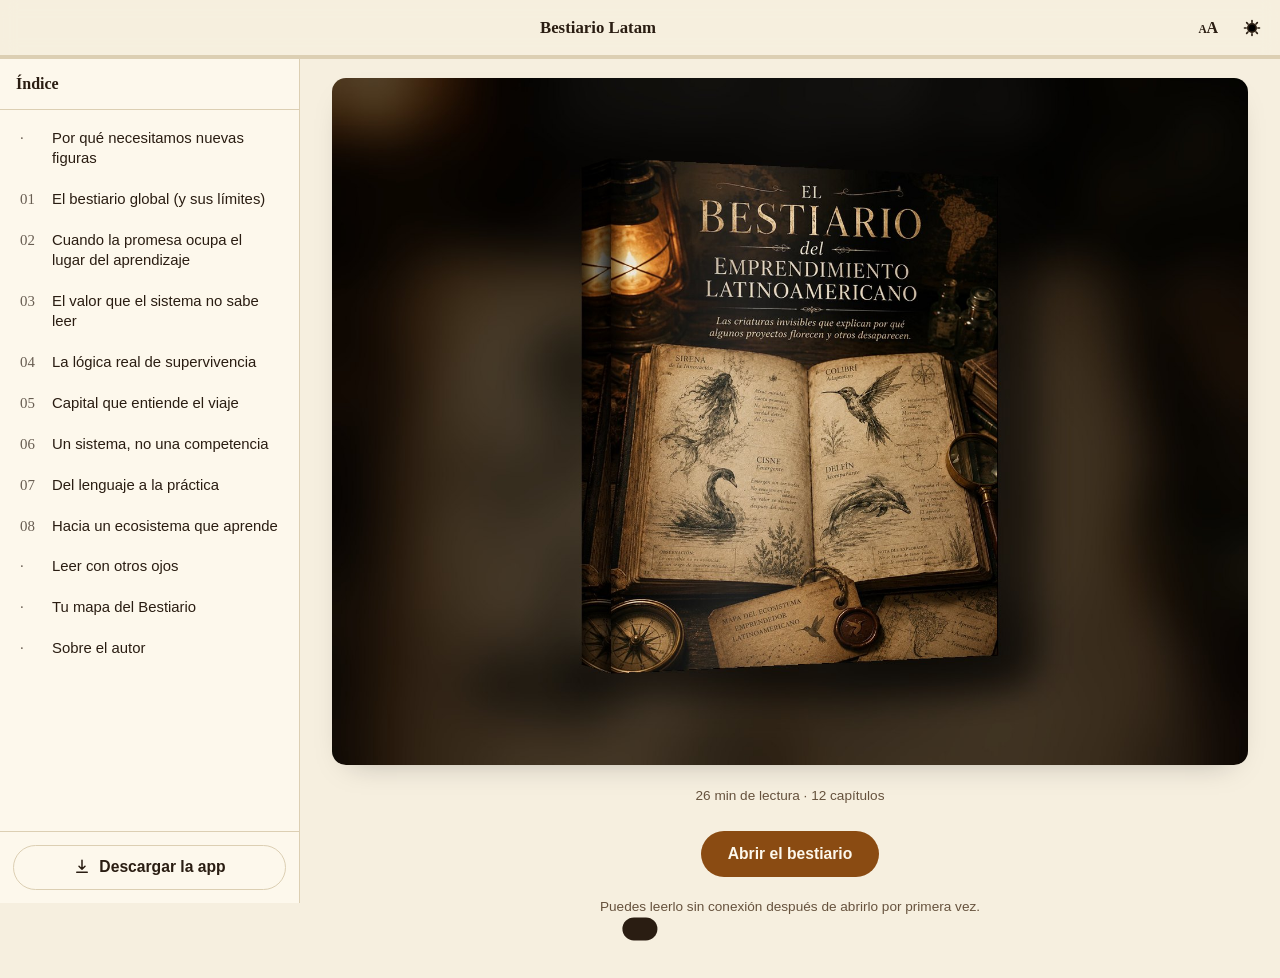
<file: index.html>
<!doctype html>
<html lang="es">
<head>
<meta charset="UTF-8" />
<meta name="viewport" content="width=device-width, initial-scale=1, viewport-fit=cover" />
<title>El Bestiario del Emprendimiento Latinoamericano</title>
<meta name="description" content="Las criaturas invisibles que explican por qué algunos proyectos florecen y otros desaparecen." />

<!-- PWA -->
<link rel="manifest" href="manifest.json" />
<meta name="theme-color" content="#f6efdf" />
<meta name="mobile-web-app-capable" content="yes" />
<meta name="apple-mobile-web-app-capable" content="yes" />
<meta name="apple-mobile-web-app-status-bar-style" content="black-translucent" />
<meta name="apple-mobile-web-app-title" content="Bestiario" />
<link rel="apple-touch-icon" href="icons/apple-touch-icon.png" />
<link rel="icon" href="icons/icon-192.png" />

<!-- SEO:inicio — lo escribe scripts/setup_book.py a partir de content.json; no lo edites a mano -->
<link rel="canonical" href="https://coachjesusdiaz.com/libro_web/bestiario-latam/" />
<meta name="author" content="Jesús Díaz (Coach JD)" />
<meta property="og:type" content="book" />
<meta property="og:locale" content="es" />
<meta property="og:site_name" content="El Bestiario del Emprendimiento Latinoamericano" />
<meta property="og:title" content="El Bestiario del Emprendimiento Latinoamericano" />
<meta property="og:description" content="Las criaturas invisibles que explican por qué algunos proyectos florecen y otros desaparecen." />
<meta property="og:url" content="https://coachjesusdiaz.com/libro_web/bestiario-latam/" />
<meta property="og:image" content="https://coachjesusdiaz.com/libro_web/bestiario-latam/images/compartir.jpg" />
<meta property="og:image:width" content="1200" />
<meta property="og:image:height" content="630" />
<meta property="og:image:alt" content="El libro El Bestiario del Emprendimiento Latinoamericano, con su portada de cuaderno de explorador" />
<meta name="twitter:card" content="summary_large_image" />
<meta name="twitter:title" content="El Bestiario del Emprendimiento Latinoamericano" />
<meta name="twitter:description" content="Las criaturas invisibles que explican por qué algunos proyectos florecen y otros desaparecen." />
<meta name="twitter:image" content="https://coachjesusdiaz.com/libro_web/bestiario-latam/images/compartir.jpg" />
<script type="application/ld+json">
{
  "@context": "https://schema.org",
  "@type": "Book",
  "name": "El Bestiario del Emprendimiento Latinoamericano",
  "description": "Las criaturas invisibles que explican por qué algunos proyectos florecen y otros desaparecen.",
  "author": {
    "@type": "Person",
    "name": "Jesús Díaz (Coach JD)"
  },
  "publisher": {
    "@type": "Organization",
    "name": "Movimiento Colibrí LATAM"
  },
  "inLanguage": "es",
  "bookFormat": "https://schema.org/EBook",
  "isAccessibleForFree": true,
  "timeRequired": "PT26M",
  "image": "https://coachjesusdiaz.com/libro_web/bestiario-latam/images/compartir.jpg",
  "url": "https://coachjesusdiaz.com/libro_web/bestiario-latam/",
  "hasPart": [
    {
      "@type": "Chapter",
      "name": "Por qué necesitamos nuevas figuras",
      "position": 1,
      "url": "https://coachjesusdiaz.com/libro_web/bestiario-latam/#prologo"
    },
    {
      "@type": "Chapter",
      "name": "El bestiario global (y sus límites)",
      "position": 2,
      "url": "https://coachjesusdiaz.com/libro_web/bestiario-latam/#bestiario-global"
    },
    {
      "@type": "Chapter",
      "name": "Cuando la promesa ocupa el lugar del aprendizaje",
      "position": 3,
      "url": "https://coachjesusdiaz.com/libro_web/bestiario-latam/#promesa-aprendizaje"
    },
    {
      "@type": "Chapter",
      "name": "El valor que el sistema no sabe leer",
      "position": 4,
      "url": "https://coachjesusdiaz.com/libro_web/bestiario-latam/#valor-invisible"
    },
    {
      "@type": "Chapter",
      "name": "La lógica real de supervivencia",
      "position": 5,
      "url": "https://coachjesusdiaz.com/libro_web/bestiario-latam/#supervivencia"
    },
    {
      "@type": "Chapter",
      "name": "Capital que entiende el viaje",
      "position": 6,
      "url": "https://coachjesusdiaz.com/libro_web/bestiario-latam/#capital-viaje"
    },
    {
      "@type": "Chapter",
      "name": "Un sistema, no una competencia",
      "position": 7,
      "url": "https://coachjesusdiaz.com/libro_web/bestiario-latam/#sistema"
    },
    {
      "@type": "Chapter",
      "name": "Del lenguaje a la práctica",
      "position": 8,
      "url": "https://coachjesusdiaz.com/libro_web/bestiario-latam/#practica"
    },
    {
      "@type": "Chapter",
      "name": "Hacia un ecosistema que aprende",
      "position": 9,
      "url": "https://coachjesusdiaz.com/libro_web/bestiario-latam/#ecosistema"
    },
    {
      "@type": "Chapter",
      "name": "Leer con otros ojos",
      "position": 10,
      "url": "https://coachjesusdiaz.com/libro_web/bestiario-latam/#epilogo"
    },
    {
      "@type": "Chapter",
      "name": "Tu mapa del Bestiario",
      "position": 11,
      "url": "https://coachjesusdiaz.com/libro_web/bestiario-latam/#mapa-figuras"
    },
    {
      "@type": "Chapter",
      "name": "Sobre el autor",
      "position": 12,
      "url": "https://coachjesusdiaz.com/libro_web/bestiario-latam/#sobre-el-autor"
    }
  ]
}
</script>
<!-- SEO:fin -->

<link rel="stylesheet" href="css/styles.css" />
<link rel="stylesheet" href="css/custom.css" />
</head>
<body>

<div id="app" class="app">

  <!-- Barra superior -->
  <header class="topbar">
    <button id="menuToggle" class="icon-btn" aria-label="Abrir índice" aria-expanded="false" aria-controls="sidebar">
      <svg viewBox="0 0 24 24" width="22" height="22" aria-hidden="true"><path d="M3 6h18M3 12h18M3 18h18" stroke="currentColor" stroke-width="2" stroke-linecap="round"/></svg>
    </button>
    <div class="topbar-title" id="topbarTitle">Bestiario Latam</div>
    <div class="topbar-actions">
      <button id="installBtn" class="icon-btn install-btn" hidden aria-label="Instalar aplicación">
        <svg viewBox="0 0 24 24" width="20" height="20" aria-hidden="true"><path d="M12 3v12m0 0-4-4m4 4 4-4M5 19h14" stroke="currentColor" stroke-width="2" stroke-linecap="round" stroke-linejoin="round" fill="none"/></svg>
      </button>
      <!-- Tamaño de letra de lectura (tres pasos). Opcional: se puede quitar. -->
      <button id="fontSizeBtn" class="icon-btn font-size-btn" aria-label="Cambiar tamaño de letra">
        <span aria-hidden="true"><small>A</small>A</span>
      </button>
      <!--
        Toggle de tema claro/oscuro. Es OPCIONAL: si la identidad visual del
        libro es inherentemente de un solo modo (por ejemplo, un museo de
        noche), quita este botón y fija los tokens de color de un solo modo
        en styles.css. Documentado en references/design-guide.md.
      -->
      <button id="themeToggle" class="icon-btn" aria-label="Cambiar tema claro/oscuro">
        <svg viewBox="0 0 24 24" width="20" height="20" aria-hidden="true"><path d="M12 3v2m0 14v2m9-9h-2M5 12H3m15.4 6.4-1.4-1.4M7 7 5.6 5.6m12.8 0L17 7M7 17l-1.4 1.4M12 7a5 5 0 1 0 0 10 5 5 0 0 0 0-10Z" stroke="currentColor" stroke-width="2" stroke-linecap="round"/></svg>
      </button>
    </div>
  </header>

  <!-- Barra de progreso de lectura -->
  <div class="progress-track" aria-hidden="true"><div id="progressBar" class="progress-bar"></div></div>

  <!-- Índice / navegación -->
  <nav id="sidebar" class="sidebar" aria-label="Índice del libro">
    <div class="sidebar-header">
      <span>Índice</span>
      <button id="sidebarClose" class="icon-btn" aria-label="Cerrar índice">
        <svg viewBox="0 0 24 24" width="18" height="18" aria-hidden="true"><path d="M6 6l12 12M18 6 6 18" stroke="currentColor" stroke-width="2" stroke-linecap="round"/></svg>
      </button>
    </div>
    <ol id="chapterList" class="chapter-list"></ol>
    <!--
      Descarga/instalación de la app, siempre visible al final del índice
      (el ícono de la barra superior no aparece en todos los navegadores).
      Si el navegador no permite instalar con un clic, #installHelp muestra
      los pasos a mano.
    -->
    <div class="sidebar-footer">
      <button id="sidebarInstall" class="btn btn-ghost sidebar-install" type="button">
        <svg viewBox="0 0 24 24" width="18" height="18" aria-hidden="true"><path d="M12 3v12m0 0-4-4m4 4 4-4M5 19h14" stroke="currentColor" stroke-width="2" stroke-linecap="round" stroke-linejoin="round" fill="none"/></svg>
        <span>Descargar la app</span>
      </button>
      <p id="installHelp" class="install-help" role="status" hidden></p>
    </div>
  </nav>
  <div id="sidebarOverlay" class="sidebar-overlay" hidden></div>

  <main id="main" class="main">

    <!-- Portada -->
    <section id="cover" class="cover">
      <!--
        Imagen de portada OPCIONAL: no se edita aquí. Basta con poner
        "coverImage" en data/content.json → meta y el motor la inserta por
        encima de .cover-copy. Ver references/design-guide.md.
      -->
      <div class="cover-copy">
        <p class="cover-kicker" id="coverKicker"></p>
        <h1 class="cover-title" id="coverTitle">El Bestiario del Emprendimiento Latinoamericano</h1>
        <p class="cover-subtitle" id="coverSubtitle">Las criaturas invisibles que explican por qué algunos proyectos florecen y otros desaparecen.</p>
        <p class="cover-meta" id="coverMeta"></p>
        <div class="cover-actions">
          <button id="resumeBtn" class="btn btn-primary" hidden>Continuar donde quedaste</button>
          <button id="startBtn" class="btn btn-primary">Abrir el bestiario</button>
        </div>
        <p class="cover-hint" id="coverHint">Puedes leerlo sin conexión después de abrirlo por primera vez.</p>
      </div>
    </section>

    <!-- Lectura -->
    <article id="reader" class="reader" hidden>
      <!-- Imagen hero del capítulo ("hero" en cada capítulo de content.json) -->
      <div id="chapterHero" class="chapter-hero" hidden></div>
      <p class="chapter-kicker" id="chapterKicker"></p>
      <h1 class="chapter-title" id="chapterTitle"></h1>
      <div id="chapterBody" class="chapter-body"></div>

      <nav class="chapter-nav">
        <button id="prevBtn" class="btn btn-ghost">← Anterior</button>
        <span id="chapterPosition" class="chapter-position"></span>
        <button id="nextBtn" class="btn btn-primary">Siguiente →</button>
      </nav>
    </article>

  </main>
</div>

<!-- SEO-CONTENIDO:inicio — resumen del libro para buscadores y navegadores sin JavaScript; lo escribe setup_book.py -->
<noscript>
  <h1>El Bestiario del Emprendimiento Latinoamericano</h1>
  <p>Las criaturas invisibles que explican por qué algunos proyectos florecen y otros desaparecen.</p>
  <p>Jesús Díaz (Coach JD)</p>
  <ol>
    <li><a href="#prologo">Por qué necesitamos nuevas figuras</a></li>
    <li><a href="#bestiario-global">El bestiario global (y sus límites)</a></li>
    <li><a href="#promesa-aprendizaje">Cuando la promesa ocupa el lugar del aprendizaje</a></li>
    <li><a href="#valor-invisible">El valor que el sistema no sabe leer</a></li>
    <li><a href="#supervivencia">La lógica real de supervivencia</a></li>
    <li><a href="#capital-viaje">Capital que entiende el viaje</a></li>
    <li><a href="#sistema">Un sistema, no una competencia</a></li>
    <li><a href="#practica">Del lenguaje a la práctica</a></li>
    <li><a href="#ecosistema">Hacia un ecosistema que aprende</a></li>
    <li><a href="#epilogo">Leer con otros ojos</a></li>
    <li><a href="#mapa-figuras">Tu mapa del Bestiario</a></li>
    <li><a href="#sobre-el-autor">Sobre el autor</a></li>
  </ol>
  <p>Este libro necesita JavaScript para mostrarse.</p>
</noscript>
<!-- SEO-CONTENIDO:fin -->

<div id="toast" class="toast" role="status" aria-live="polite"></div>
<div id="offlineBadge" class="offline-badge" hidden>Sin conexión · leyendo desde caché</div>

<script src="js/app.js" defer></script>
</body>
</html>
</file>
<file: css/styles.css>
/* =========================================================
   Motor de Libro Web™ — hoja de estilos base
   ---------------------------------------------------------
   Personalización de marca: TODO lo que hace a la identidad
   visual de este libro vive en el bloque :root de acá abajo
   (colores, tipografías) más las variantes de tema más abajo.
   El resto del archivo son componentes que casi nunca hace
   falta tocar. Ver references/design-guide.md para cómo elegir
   una paleta y tipografía coherentes con el tema del libro.
   ========================================================= */
:root{
  /* --- Paleta (modo claro, default) --- */
  --bg: #f6efdf;
  --bg-elevated: #fdf8ec;
  --text: #2a1d12;
  --text-muted: #66523d;
  --accent: #8a4b12;          /* color de acento principal: CTAs, links activos, resaltados */
  --accent-contrast: #fdf8ec; /* color de texto sobre --accent */
  --accent-secondary: #2f5d57; /* segundo acento opcional: rótulos, citas, detalles (ponlo = --accent si no quieres dos tonos) */
  --border: #dccfb3;
  --shadow: 0 12px 30px -18px rgba(20,20,25,0.35);

  /* --- Tipografía ---
     display: títulos grandes (portada, títulos de capítulo)
     serif:   cuerpo de lectura
     sans:    interfaz (botones, navegación, rótulos) */
  --font-display: Georgia, 'Iowan Old Style', 'Palatino Linotype', serif;
  --font-serif: Georgia, 'Iowan Old Style', 'Palatino Linotype', Palatino, 'URW Palladio L', serif;
  --font-sans: -apple-system, BlinkMacSystemFont, 'Segoe UI', Roboto, Helvetica, Arial, sans-serif;

  /* --- Lectura ---
     La columna de texto mide unos 70 caracteres por línea (30em de la
     tipografía de cuerpo), el rango cómodo para leer texto largo. Cambia
     --measure solo si cambias la tipografía de cuerpo por una mucho más
     ancha o más angosta. */
  --measure: 30em;
  --reading-size: 1.125rem;   /* 18px en móvil; 19px desde 720px (ver abajo) */
  --reading-leading: 1.7;     /* interlineado del cuerpo */
  --reading-scale: 1;         /* lo ajusta el botón de tamaño de letra */
  --gutter: 1.25rem;          /* margen lateral en móvil */

  --max-width: 700px;
  --radius: 14px;
  --sidebar-width: 300px;
  --topbar-height: 56px;

  color-scheme: light;
}

/* Oscuro automático según el sistema, salvo que el usuario elija manualmente.
   Si tu libro tiene una identidad de un solo modo (por ejemplo, siempre
   oscura), borra este bloque, el de [data-theme="dark"]/[data-theme="light"]
   de abajo y el botón #themeToggle del HTML. */
@media (prefers-color-scheme: dark){
  :root:not([data-theme="light"]){
    --bg: #1a120c;
    --bg-elevated: #241a12;
    --text: #f1e6cf;
    --text-muted: #c6b595;
    --accent: #e0a050;
    --accent-contrast: #1a120c;
    --accent-secondary: #8fc1b5;
    --border: #3a2c1f;
    --shadow: 0 12px 30px -14px rgba(0,0,0,0.55);
    color-scheme: dark;
  }
}
:root[data-theme="dark"]{
  --bg: #1a120c;
  --bg-elevated: #241a12;
  --text: #f1e6cf;
  --text-muted: #c6b595;
  --accent: #e0a050;
  --accent-contrast: #1a120c;
  --accent-secondary: #8fc1b5;
  --border: #3a2c1f;
  --shadow: 0 12px 30px -14px rgba(0,0,0,0.55);
  color-scheme: dark;
}
:root[data-theme="light"]{
  --bg: #f6efdf;
  --bg-elevated: #fdf8ec;
  --text: #2a1d12;
  --text-muted: #66523d;
  --accent: #8a4b12;
  --accent-contrast: #fdf8ec;
  --accent-secondary: #2f5d57;
  --border: #dccfb3;
  color-scheme: light;
}

*, *::before, *::after{ box-sizing: border-box; }
[hidden]{ display: none !important; } /* asegura que "hidden" gane incluso sobre display:flex/grid de otras reglas */
html, body{ height: 100%; }
body{
  margin: 0;
  background: var(--bg);
  color: var(--text);
  font-family: var(--font-sans);
  -webkit-font-smoothing: antialiased;
  transition: background .25s ease, color .25s ease;
}
h1,h2,h3{ font-family: var(--font-display); font-weight: 700; margin: 0; text-wrap: balance; }
p{ margin: 0; }
button{ font-family: inherit; }
img{ max-width: 100%; display: block; }
.accent-term{ color: var(--accent); font-weight: 800; } /* generado por **texto** en negrita en content.json */
a{ color: var(--accent); text-decoration: underline; text-decoration-thickness: 1px; text-underline-offset: .18em; } /* generado por [texto](url) */
a:hover{ text-decoration-thickness: 2px; }
a.btn{ display: inline-flex; align-items: center; justify-content: center; text-decoration: none; }

/* ---------- Barra superior ---------- */
.topbar{
  position: sticky; top: 0; z-index: 30;
  height: var(--topbar-height);
  display: flex; align-items: center; gap: .5rem;
  padding: 0 .5rem 0 .25rem;
  background: color-mix(in srgb, var(--bg) 88%, transparent);
  backdrop-filter: blur(8px);
  border-bottom: 1px solid var(--border);
}
.topbar-title{
  font-family: var(--font-display); font-weight: 700; font-size: 1.05rem;
  flex: 1; text-align: center; overflow: hidden; text-overflow: ellipsis; white-space: nowrap;
  display: flex; align-items: center; justify-content: center; gap: .5rem;
}
.topbar-title img{ height: 22px; width: auto; }
.topbar-actions{ display: flex; align-items: center; gap: .25rem; }
.icon-btn{
  width: 40px; height: 40px; border-radius: 999px; border: none;
  background: transparent; color: var(--text); cursor: pointer;
  display: inline-flex; align-items: center; justify-content: center;
  transition: background .15s ease;
}
.icon-btn:hover{ background: var(--border); }
:focus-visible{ outline: 2px solid var(--accent); outline-offset: 2px; }
.font-size-btn{ font-family: var(--font-display); font-weight: 700; font-size: 1rem; letter-spacing: -.02em; }
.font-size-btn small{ font-size: .72em; }
.install-btn{ color: var(--accent); }

/* ---------- Barra de progreso ---------- */
.progress-track{
  position: sticky; top: var(--topbar-height); z-index: 29;
  height: 3px; background: var(--border);
}
.progress-bar{ height: 100%; width: 0%; background: var(--accent); transition: width .2s ease; }

/* ---------- Índice / sidebar ---------- */
.sidebar{
  position: fixed; top: 0; left: 0; height: 100%; width: min(84vw, var(--sidebar-width));
  background: var(--bg-elevated); border-right: 1px solid var(--border);
  transform: translateX(-100%); visibility: hidden;
  transition: transform .25s ease, visibility 0s linear .25s;
  z-index: 50; display: flex; flex-direction: column;
  box-shadow: var(--shadow);
}
.sidebar.open{ transform: translateX(0); visibility: visible; transition: transform .25s ease; }
.sidebar-header{
  display: flex; align-items: center; justify-content: space-between;
  padding: 1rem 1rem; font-family: var(--font-display); font-weight: 700;
  border-bottom: 1px solid var(--border);
}
.sidebar-overlay{
  position: fixed; inset: 0; background: rgba(10,10,20,.45); z-index: 40;
}
.chapter-list{ list-style: none; margin: 0; padding: .5rem; overflow-y: auto; flex: 1; }
.chapter-list li{ margin: 0; }
.chapter-link{
  display: flex; gap: .6rem; align-items: baseline; width: 100%; text-align: left;
  border: none; background: transparent; color: var(--text); cursor: pointer;
  padding: .65rem .75rem; border-radius: 10px; font-size: .93rem;
}
.chapter-link:hover{ background: var(--border); }
.chapter-link.active{ background: var(--accent); color: var(--accent-contrast); }
.chapter-link .num{ font-family: var(--font-display); opacity: .7; min-width: 1.4rem; }
.chapter-link.done::after{ content: "✓"; margin-left: auto; opacity: .6; }
.chapter-link span:last-child{ line-height: 1.35; }

/* Descarga de la app, al final del índice */
.sidebar-footer{ padding: .8rem; border-top: 1px solid var(--border); }
.sidebar-install{ width: 100%; display: flex; align-items: center; justify-content: center; gap: .5rem; font-size: .93rem; }
.install-help{ margin-top: .6rem; font-family: var(--font-sans); font-size: .85rem; line-height: 1.45; color: var(--text-muted); }

/* ---------- Layout principal ---------- */
.main{ min-height: calc(100vh - var(--topbar-height) - 3px); display: flex; }

/* Portada */
.cover{ width: 100%; }
.cover-hero{
  width: 100%; aspect-ratio: 16/10; object-fit: cover;
  border-bottom: 1px solid var(--border);
}
.cover-hero-wrap{ position: relative; }
.cover-hero-fade{
  position: absolute; left: 0; right: 0; bottom: -1px; height: 40%;
  background: linear-gradient(to bottom, transparent, var(--bg));
  pointer-events: none;
}
/* Portada tipo póster (meta.coverMode: "poster"): la imagen ya trae el
   título y el subtítulo, así que se muestra entera, sin recortar, y el
   título en texto se oculta a la vista (sigue ahí para lectores de pantalla). */
.cover-poster .cover-hero-wrap{ display: flex; justify-content: center; padding: 1.2rem var(--gutter) 0; }
.cover-poster .cover-hero{
  width: auto; max-width: 100%; height: auto; max-height: min(78vh, 860px); aspect-ratio: auto;
  object-fit: contain; border: 0; border-radius: var(--radius); box-shadow: var(--shadow);
}
.cover-poster .cover-hero-fade{ display: none; }
.cover-poster .cover-copy{ padding-top: 1.4rem; }
.cover-poster .cover-meta{ margin-top: 0; }
.cover-poster .cover-kicker, .cover-poster .cover-title, .cover-poster .cover-subtitle{
  position: absolute; width: 1px; height: 1px; margin: -1px; padding: 0; overflow: hidden;
  clip: rect(0 0 0 0); clip-path: inset(50%); white-space: nowrap; border: 0;
}
.cover-copy{ max-width: var(--max-width); width: 100%; margin: auto; padding: 3rem var(--gutter) 4rem; text-align: center; }
.cover-actions{ display: flex; flex-wrap: wrap; gap: .7rem; justify-content: center; margin-top: 1.8rem; }
.cover-logo{ height: 46px; width: auto; margin: -2.6rem auto 1.2rem; display: block; position: relative; }
.cover-kicker{
  text-transform: uppercase; letter-spacing: .12em; font-size: .78rem;
  color: var(--accent-secondary); font-weight: 700; margin-bottom: .9rem;
}
.cover-title{ font-size: clamp(2rem, 6vw, 3rem); line-height: 1.15; }
.cover-title .accent-term{ display: block; }
.cover-subtitle{ margin-top: 1.1rem; font-size: 1.1rem; color: var(--text-muted); line-height: 1.6; font-family: var(--font-serif); text-wrap: pretty; }
.cover-meta{ margin-top: 1.2rem; font-size: .85rem; color: var(--text-muted); }
.cover-hint{ margin-top: 1.4rem; font-size: .85rem; color: var(--text-muted); }

/* Lectura
   El ancho de la columna (--measure) se calcula en "em" del cuerpo de
   lectura, así la cantidad de caracteres por línea se mantiene aunque
   cambie el tamaño base. */
.reader{
  font-family: var(--font-serif); font-size: var(--reading-size);
  max-width: calc(var(--measure) + var(--gutter) * 2); width: 100%;
  margin: 0 auto; padding: 2.5rem var(--gutter) 5rem;
}

/* Imagen hero del capítulo: abre cada capítulo, por encima del título.
   En móvil ocupa todo el ancho de la pantalla; en pantallas más anchas
   queda dentro de la columna de lectura. */
.chapter-hero{ margin: -2.5rem calc(var(--gutter) * -1) 1.8rem; }
.chapter-hero figure{ margin: 0; }
.chapter-hero .image-frame{ border-radius: 0; border-width: 0 0 1px; }
.chapter-hero img{ width: 100%; height: 100%; object-fit: cover; }
.chapter-hero .image-caption{ padding: 0 var(--gutter); }
@media (min-width: 720px){
  .chapter-hero{ margin: 0 0 2rem; }
  .chapter-hero .image-frame{ border-radius: var(--radius); border-width: 1px; }
  .chapter-hero .image-caption{ padding: 0; }
}

.chapter-kicker{
  text-transform: uppercase; letter-spacing: .1em; font-size: .75rem;
  color: var(--accent-secondary); font-weight: 700; margin-bottom: .6rem;
  font-family: var(--font-sans);
  display: flex; align-items: center; gap: .6rem;
}
.chapter-title{ font-size: clamp(1.7rem, 4.5vw, 2.3rem); margin-bottom: 1.8rem; line-height: 1.2; }
.chapter-title:focus{ outline: none; }
.chapter-body{
  font-size: calc(var(--reading-size) * var(--reading-scale)); line-height: var(--reading-leading);
  overflow-wrap: break-word;
}
.chapter-body p{ margin-bottom: 1.25em; text-wrap: pretty; }
.chapter-body h2{
  font-family: var(--font-sans); font-weight: 700; font-size: 1.22em; line-height: 1.3;
  margin: 2.4em 0 .8em;
}
.chapter-body > :first-child{ margin-top: 0; }
.block-error{
  font-family: var(--font-sans); font-size: .85rem; color: var(--text-muted);
  border: 1px dashed var(--border); border-radius: 8px; padding: .8rem 1rem; margin: 1.5rem 0;
}

/* Bloques especiales */
.chapter-body .lead{ font-size: 1.2em; line-height: 1.55; color: var(--text); margin-bottom: 1.3em; }
.blockquote{
  border-left: 3px solid var(--accent-secondary); margin: 1.8rem 0; padding: .2rem 0 .2rem 1.2rem;
  font-style: italic; font-size: 1.08em; line-height: 1.6; color: var(--text); text-wrap: pretty;
}
.blockquote-cite{
  display: block; margin-top: .5rem; font-style: normal; font-family: var(--font-sans);
  font-size: .85rem; font-weight: 600; color: var(--text-muted); letter-spacing: .01em;
}
.blockquote-cite::before{ content: '— '; }
.list-block{ margin: 0 0 1.25em; padding-left: 1.3em; }
.list-block li{ margin-bottom: .55em; padding-left: .2em; }
.list-block li::marker{ color: var(--accent-secondary); font-weight: 700; }

.flow{ display: flex; flex-wrap: wrap; align-items: center; gap: .5rem; margin: 1.6rem 0; font-family: var(--font-sans); }
.flow-step{
  background: var(--bg-elevated); border: 1px solid var(--border); border-radius: 999px;
  padding: .5rem 1rem; font-size: .92rem; font-weight: 600; box-shadow: var(--shadow);
}
.flow-arrow{ color: var(--accent); font-weight: 700; }

.pillars{ display: grid; grid-template-columns: 1fr; gap: 1rem; margin: 1.6rem 0 2rem; font-family: var(--font-sans); }
@media (min-width: 640px){ .pillars{ grid-template-columns: 1fr 1fr; } }
.pillar-card{
  background: var(--bg-elevated); border: 1px solid var(--border); border-radius: var(--radius);
  padding: 1.1rem 1.2rem; box-shadow: var(--shadow);
}
.pillar-card h3{ font-family: var(--font-sans); font-size: 1.02rem; margin-bottom: .4rem; color: var(--accent); }
.chapter-body .pillar-card p{ font-size: .95rem; line-height: 1.55; color: var(--text-muted); margin-bottom: 0; }

/* ---------- Bloque de imagen (con placeholder si el archivo no existe) ---------- */
.image-block{ margin: 2.2rem 0; }
.image-block figure{ margin: 0; }
.image-block img{ width: 100%; height: 100%; object-fit: cover; border-radius: 8px; }
.image-frame{
  position: relative; width: 100%; border: 1px solid var(--border); border-radius: 8px; overflow: hidden;
  background: var(--bg-elevated);
}
.image-caption{ margin-top: .6rem; font-family: var(--font-sans); font-size: .85rem; line-height: 1.45; color: var(--text-muted); text-align: center; font-style: italic; }
.image-placeholder{
  position: absolute; inset: 0; display: flex; flex-direction: column; align-items: center; justify-content: center;
  gap: .6rem; padding: 1.2rem; text-align: center;
  background: repeating-linear-gradient(45deg, rgba(128,128,128,.06) 0 10px, transparent 10px 20px);
  border: 1px dashed var(--border);
}
.image-placeholder .ph-icon{ font-size: 1.6rem; opacity: .5; }
.image-placeholder .ph-alt{ font-family: var(--font-serif); font-style: italic; color: var(--text-muted); font-size: .88rem; max-width: 42ch; }
.image-placeholder .ph-file{ font-family: 'Courier New', monospace; font-size: .72rem; color: var(--accent-secondary); opacity: .9; }

/* ---------- Bloques interactivos base ---------- */
.interactive-block{
  font-family: var(--font-sans); background: var(--bg-elevated); border: 1px solid var(--border);
  border-radius: var(--radius); padding: 1.3rem; margin: 2rem 0; box-shadow: var(--shadow);
}
.interactive-block .q-label{ font-weight: 700; margin-bottom: .8rem; display: block; font-size: 1rem; line-height: 1.45; }
.interactive-block textarea{
  width: 100%; min-height: 90px; border-radius: 10px; border: 1px solid var(--border);
  background: var(--bg); color: var(--text); padding: .7rem; font-family: inherit; font-size: 1rem; line-height: 1.5;
  resize: vertical;
}
.save-note{ font-family: var(--font-sans); font-size: .82rem; line-height: 1.4; color: var(--text-muted); margin-top: .5rem; display: block; }

.quiz-options{ display: flex; flex-direction: column; gap: .55rem; }
.quiz-option{
  display: flex; align-items: center; gap: .6rem; padding: .6rem .8rem; border-radius: 10px;
  border: 1px solid var(--border); cursor: pointer; font-size: .97rem; line-height: 1.4; min-height: 44px;
  text-align: left; background: var(--bg); color: var(--text);
}
.quiz-option:hover{ border-color: var(--accent); }
.quiz-option.selected{ border-color: var(--accent); background: color-mix(in srgb, var(--accent) 14%, var(--bg)); }
.chapter-body .quiz-feedback{ margin: .9rem 0 0; font-size: .95rem; line-height: 1.45; color: var(--accent); font-weight: 600; }

.cta-block{
  font-family: var(--font-sans); text-align: center; background: var(--bg-elevated);
  border: 1px solid var(--border); border-radius: var(--radius); padding: 2rem 1.5rem;
  margin: 2rem 0; box-shadow: var(--shadow);
}
.chapter-body .cta-block h2{ font-family: var(--font-display); font-size: 1.4rem; margin: 0 0 .6rem; }
.chapter-body .cta-block p{ color: var(--text-muted); font-size: 1rem; line-height: 1.55; margin-bottom: 1.2rem; }
.cta-form, .diag-gate-form{ display: flex; gap: .5rem; flex-wrap: wrap; justify-content: center; }
.cta-form input[type="email"], .cta-form input[type="text"],
.diag-gate-form input[type="email"], .diag-gate-form input[type="text"]{
  flex: 1 1 220px; padding: .75rem 1rem; border-radius: 10px; border: 1px solid var(--border);
  background: var(--bg); color: var(--text); font-size: 1rem; min-height: 44px;
}
/* Casilla de consentimiento (meta.leads.consent) en cualquier formulario */
.consent-row{
  flex: 1 1 100%; display: flex; align-items: flex-start; gap: .55rem; text-align: left;
  font-family: var(--font-sans); font-size: .85rem; line-height: 1.45; color: var(--text-muted); cursor: pointer;
}
.consent-row input{ margin-top: .2em; width: 1.05rem; height: 1.05rem; accent-color: var(--accent); flex: none; }

/* Botón-enlace (bloque "button") */
.button-block{ margin: 2rem 0; text-align: center; font-family: var(--font-sans); }
.button-block .save-note{ margin-top: .7rem; }

.chapter-body .cta-success{ color: var(--accent); font-weight: 600; margin: 1rem 0 0; }

/* ---------- Botones ---------- */
.btn{ border: 1px solid transparent; border-radius: 999px; padding: .8rem 1.6rem; font-size: .98rem; font-weight: 700; cursor: pointer; font-family: var(--font-sans); min-height: 44px; }
.btn-primary{ background: var(--accent); color: var(--accent-contrast); }
.btn-primary:hover{ filter: brightness(1.05); }
.btn-ghost{ background: transparent; color: var(--text); border-color: var(--border); }
.btn-ghost:hover{ border-color: var(--accent); color: var(--accent); }
.btn:disabled{ opacity: .4; cursor: not-allowed; }

/* ---------- Navegación entre capítulos ---------- */
.chapter-nav{
  display: flex; align-items: center; justify-content: space-between; gap: 1rem;
  margin-top: 3rem; padding-top: 1.5rem; border-top: 1px solid var(--border); font-family: var(--font-sans);
}
.chapter-position{ font-size: .82rem; color: var(--text-muted); }

/* ---------- Toast / offline ---------- */
.toast{
  position: fixed; left: 50%; bottom: 1.4rem; transform: translate(-50%, calc(100% + 40px));
  background: var(--text); color: var(--bg); padding: .7rem 1.1rem; border-radius: 999px;
  font-size: .9rem; line-height: 1.4; z-index: 80; transition: transform .25s ease; font-family: var(--font-sans);
  width: max-content; max-width: calc(100vw - 2rem); text-align: center;
  pointer-events: none;
}
.toast.show{ transform: translate(-50%, 0); pointer-events: auto; }
.offline-badge{
  position: fixed; top: calc(var(--topbar-height) + 10px); left: 50%; transform: translateX(-50%);
  background: var(--border); color: var(--text); padding: .35rem .8rem; border-radius: 999px;
  font-size: .75rem; z-index: 25; font-family: var(--font-sans);
}

/* =========================================================
   Diagnóstico interactivo (bloque "diagnostic")
   Un mini test de varias dimensiones con escala tipo Likert,
   que calcula un perfil/resultado y lo bloquea detrás de un
   formulario de nombre + correo. Ver references/content-schema.md.
   ========================================================= */
.diagnostic{
  font-family: var(--font-sans); background: var(--bg-elevated); border: 1px solid var(--border);
  border-radius: var(--radius); padding: 1.6rem 1.4rem; margin: 2rem 0 1rem; box-shadow: var(--shadow);
}
.diag-eyebrow{ text-transform: uppercase; letter-spacing: .14em; font-size: .74rem; line-height: 1.4; color: var(--accent-secondary); font-weight: 700; }
.diag-title{ font-family: var(--font-display); font-size: 1.3rem; margin: .5rem 0 .7rem; }
.chapter-body .diagnostic p{ margin-bottom: 0; }
.chapter-body .diag-subtitle{ font-family: var(--font-serif); font-style: italic; font-size: 1rem; line-height: 1.5; color: var(--text-muted); margin-bottom: 1rem; }
.chapter-body .diag-intro{ font-family: var(--font-serif); font-size: 1rem; line-height: 1.65; color: var(--text-muted); margin-bottom: 1.4rem; }

.diag-steps{ display: flex; gap: .35rem; margin-bottom: 1.3rem; }
.diag-step-dot{ flex: 1; height: 4px; background: var(--border); border-radius: 2px; }
.diag-step-dot.done{ background: var(--accent); }
.diag-step-dot.active{ background: var(--accent-secondary); }

.chapter-body .diag-dim-label{ font-size: .76rem; line-height: 1.4; text-transform: uppercase; letter-spacing: .1em; color: var(--accent); font-weight: 700; margin-bottom: .3rem; }
.chapter-body .diag-dim-question{ font-family: var(--font-serif); font-style: italic; font-size: 1.05rem; line-height: 1.5; margin-bottom: 1.2rem; color: var(--text); }

.diag-item{ margin-bottom: 1.5rem; }
.chapter-body .diag-item-text{ font-size: 1rem; margin-bottom: .6rem; line-height: 1.5; color: var(--text); }
/* Escala de respuestas: en móvil va en lista (una opción por fila, fácil de
   leer y de tocar); desde 640px pasa a una fila de columnas iguales. */
.diag-scale{ display: grid; grid-template-columns: 1fr; gap: .4rem; }
.diag-scale button{
  border: 1px solid var(--border); background: var(--bg); color: var(--text);
  border-radius: 8px; padding: .55rem .8rem; font-size: .93rem; cursor: pointer; text-align: left; line-height: 1.25;
  min-height: 44px;
}
.diag-scale button:hover{ border-color: var(--accent-secondary); }
.diag-scale button.selected{ background: var(--accent); border-color: var(--accent); color: var(--accent-contrast); font-weight: 700; }
@media (min-width: 640px){
  .diag-scale{ grid-template-columns: repeat(var(--scale-cols, 5), 1fr); }
  .diag-scale button{ text-align: center; padding: .55rem .35rem; font-size: .82rem; }
}

.diag-nav{ display: flex; justify-content: space-between; align-items: center; margin-top: 1.4rem; gap: .8rem; }
.diag-nav .diag-count{ font-size: .82rem; color: var(--text-muted); text-align: center; }
.chapter-body .diag-gate-note{ text-align: center; margin-top: .8rem; }

.diag-gate{ text-align: center; padding-top: .4rem; }
.diag-gate h3{ font-family: var(--font-display); font-size: 1.15rem; margin-bottom: .6rem; }
.diag-gate ul{ list-style: none; padding: 0; margin: 0 0 1.3rem; text-align: left; display: inline-block; }
.diag-gate li{ font-size: 1rem; line-height: 1.45; margin-bottom: .4rem; font-family: var(--font-serif); }

.diag-profile{ text-align: center; padding: 1rem 0 1.6rem; border-bottom: 1px solid var(--border); margin-bottom: 1.6rem; }
.diag-profile-label{
  font-family: var(--font-sans); font-size: .78rem; letter-spacing: .14em; text-transform: uppercase;
  color: var(--accent-secondary); margin-bottom: .3rem;
}
.diag-profile-emoji{ font-size: 2.4rem; }
.diag-profile-title{ font-family: var(--font-display); font-size: 1.4rem; margin: .4rem 0 1rem; }
.diag-profile-row{ text-align: left; max-width: 46ch; margin: 0 auto .9rem; font-family: var(--font-serif); font-size: 1rem; line-height: 1.55; }
.diag-profile-row b{ display: block; color: var(--accent-secondary); font-family: var(--font-sans); text-transform: uppercase; font-size: .72rem; letter-spacing: .08em; margin-bottom: .2rem; }

.diag-bars{ margin-bottom: 1.8rem; }
.diag-bar-row{ margin-bottom: .9rem; }
.diag-bar-head{ display: flex; justify-content: space-between; gap: 1rem; font-size: .88rem; line-height: 1.35; margin-bottom: .3rem; }
.diag-bar-track{ height: 10px; background: var(--bg); border: 1px solid var(--border); border-radius: 999px; overflow: hidden; }
.diag-bar-fill{ height: 100%; background: linear-gradient(90deg, var(--accent-secondary), var(--accent)); border-radius: 999px; }

/* Dimensiones prioritarias del resultado (block.priorities) */
.diag-priorities{ margin-bottom: 1.8rem; }
.diag-priorities-heading{ font-family: var(--font-display); font-size: 1.15rem; margin: 0 0 1rem; }
.diag-priority{ border-top: 1px solid var(--border); padding: 1.1rem 0 .3rem; }
.diag-priority-eyebrow{ text-transform: uppercase; letter-spacing: .12em; font-size: .74rem; font-weight: 700; color: var(--accent-secondary); }
.diag-priority-title{ font-family: var(--font-display); font-size: 1.2rem; line-height: 1.3; color: var(--accent); margin: .3rem 0 .5rem; }
.diag-priority-level{ font-size: .9rem; margin-bottom: .6rem; }
.diag-priority-text{ font-family: var(--font-serif); font-size: 1rem; line-height: 1.55; margin-bottom: .7rem; }
.diag-priority-text b{ display: block; font-family: var(--font-sans); font-size: .9rem; margin-bottom: .15rem; }

.diag-stage{
  text-align: center; background: var(--bg); border: 1px solid var(--border);
  border-radius: var(--radius); padding: 1.3rem; margin-bottom: 1.3rem;
}
.diag-stage-label{ text-transform: uppercase; letter-spacing: .1em; font-size: .74rem; color: var(--accent-secondary); font-weight: 700; margin-bottom: .4rem; }
.diag-stage-value{ font-family: var(--font-display); font-size: 1.15rem; color: var(--text); }
.diag-closing{
  font-family: var(--font-serif); font-style: italic; text-align: center; color: var(--text-muted);
  font-size: 1rem; line-height: 1.6; max-width: 48ch; margin: 0 auto;
}
.chapter-body .diag-closing{ margin-bottom: 1.4rem; }

/* ---------- Layout de escritorio ---------- */
@media (min-width: 960px){
  .app{ display: grid; grid-template-columns: var(--sidebar-width) 1fr; grid-template-rows: auto auto 1fr; }
  .topbar{ grid-column: 1 / -1; grid-row: 1; padding-left: 1rem; }
  #menuToggle, #sidebarClose, .sidebar-overlay{ display: none; }
  .progress-track{ grid-column: 1 / -1; grid-row: 2; }
  .sidebar{
    position: sticky; top: var(--topbar-height); transform: none; visibility: visible; height: calc(100vh - var(--topbar-height));
    border-right: 1px solid var(--border); box-shadow: none; grid-column: 1; grid-row: 3;
  }
  .main{ grid-column: 2; grid-row: 3; min-width: 0; }
}
@media (min-width: 720px){ :root{ --gutter: 2rem; --reading-size: 1.1875rem; } }

@media (prefers-reduced-motion: reduce){ *{ transition: none !important; } }

/* ---------- Sobre el autor (bloque "author") ---------- */
.author-block{ font-family: var(--font-sans); margin: 0 0 2rem; }
.author-photo{ max-width: 220px; margin: 0 auto 1.4rem; }
.author-photo .image-frame{ border-radius: 50%; }
.author-photo img{ width: 100%; height: 100%; object-fit: cover; }
.author-head{ text-align: center; margin-bottom: 1.4rem; }
.chapter-body .author-name{ font-family: var(--font-display); font-size: 1.6rem; margin: 0; }
.chapter-body .author-role{ color: var(--accent-secondary); font-size: .95rem; margin: .35rem 0 0; }
.chapter-body .author-bio{ font-family: var(--font-serif); }
.author-links{ list-style: none; padding: 0; margin: 1.4rem 0; display: flex; flex-wrap: wrap; gap: .5rem 1.2rem; justify-content: center; }
.author-links a{ font-size: .95rem; }
</file>
<file: css/custom.css>
/* =========================================================
   Estilos propios de este libro.
   Todo lo que cambie el aspecto de UN libro (y no del motor) va aquí:
   las actualizaciones del motor (upgrade_book.py) nunca tocan este
   archivo. La paleta y la tipografía siguen en :root de styles.css.
   ========================================================= */
</file>
